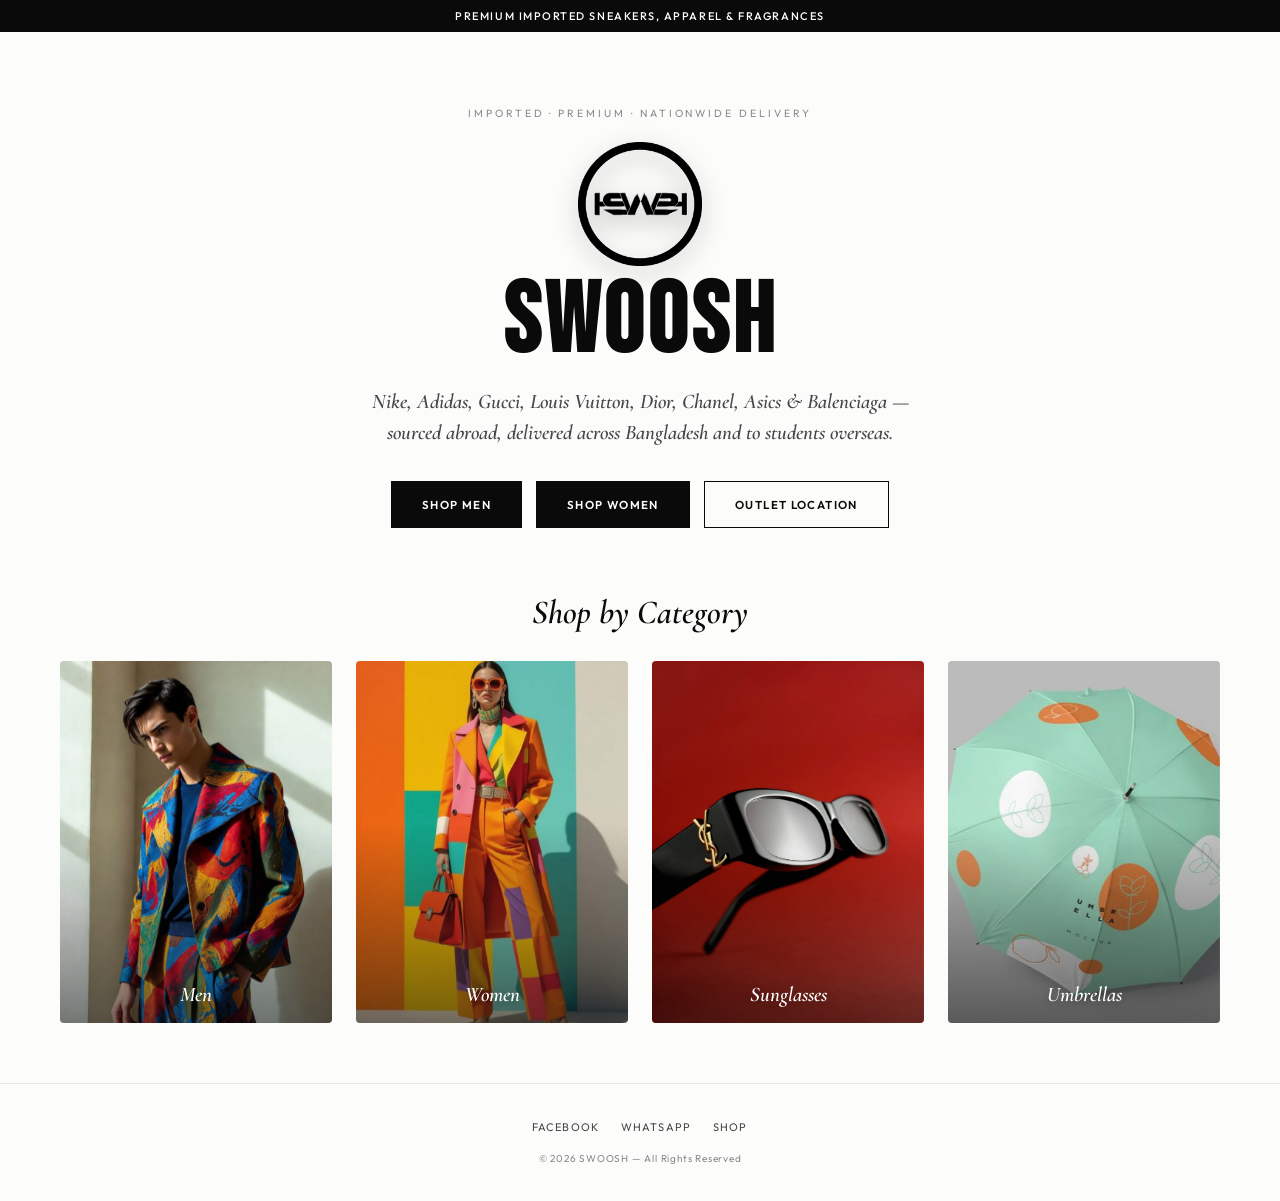
<file: index.html>
<!DOCTYPE html>
<html lang="en">
<head>
<meta charset="UTF-8">
<meta name="viewport" content="width=device-width, initial-scale=1.0, viewport-fit=cover">
<meta name="theme-color" content="#ffffff">
<title>SWOOSH | Premium Imports</title>
<!-- Prothom screen-er chobi gulo page khulei download shuru hoy -->
<link rel="preload" as="image" href="logo-black.png" fetchpriority="high">
<link rel="preload" as="image" href="men.jpg" fetchpriority="high">
<link rel="preload" as="image" href="women.jpg" fetchpriority="high">
<link rel="preconnect" href="https://fonts.googleapis.com">
<link rel="preconnect" href="https://fonts.gstatic.com" crossorigin>
<link href="https://fonts.googleapis.com/css2?family=Bebas+Neue&family=Cormorant:ital,wght@1,600;1,700&family=Outfit:wght@300;400;500;600&display=swap" rel="stylesheet">
<style>
:root{
  --bg:#FCFCFA; --ink:#0A0A0A; --ink-70:#46464A; --ink-45:#8A8A8E;
  --line:#E7E7E3; --surface:#F1F1EE; --white:#FFFFFF;
  --t1:.15s; 
  /* Easing update kora hoyeche aro smooth/fluid feel er jonno */
  --eo:cubic-bezier(0.16, 1, 0.3, 1); 
}
*,*::before,*::after{box-sizing:border-box;margin:0;padding:0;-webkit-tap-highlight-color:transparent;}
html{scroll-behavior:smooth;}
body{
  font-family:'Outfit',sans-serif;background:var(--bg);color:var(--ink);
  min-height:100dvh;overflow-x:hidden;
  /* Font smoothing for crisp premium text */
  -webkit-font-smoothing:antialiased; -moz-osx-font-smoothing:grayscale; 
}
a{color:inherit;} button{font-family:inherit;}

.announce{ background:var(--ink); color:var(--white); text-align:center;
  font-size:11px; letter-spacing:.14em; font-weight:500; padding:9px 12px; transform:translateZ(0); }

.hero{ display:flex; flex-direction:column; padding-top:6vh; }
.hero-main{ display:flex; flex-direction:column; align-items:center; justify-content:center;
  text-align:center; padding:20px 24px 44px; }

/* Animation gulo GPU acceleration er jonno optimize kora hoyeche */
.hero-logo, .hero-eyebrow, .hero-brand, .hero-tag, .hero-ctas {
  opacity:0; will-change: transform, opacity;
}
.hero-logo{ display:block; width:clamp(86px,22vw,124px); height:auto; margin-bottom:10px;
  filter:drop-shadow(0 8px 12px rgba(0,0,0,.22)); animation:fadeUp .8s var(--eo) .05s forwards; }
.hero-eyebrow{ font-size:10.5px; letter-spacing:.28em; color:var(--ink-45); text-transform:uppercase;
  margin-bottom:22px; animation:fadeUp .8s var(--eo) forwards; }
.hero-brand{ font-family:'Bebas Neue',sans-serif; font-size:clamp(3rem,13vw,6.2rem);
  letter-spacing:.04em; line-height:.95; animation:fadeUp .8s var(--eo) .1s forwards; }
.hero-tag{ font-family:'Cormorant',serif; font-style:italic; font-weight:600;
  font-size:clamp(1.02rem,2.4vw,1.3rem); color:var(--ink-70); margin-top:16px; max-width:560px;
  line-height:1.5; animation:fadeUp .8s var(--eo) .2s forwards; }
.hero-ctas{ display:flex; gap:14px; margin-top:32px; flex-wrap:wrap; justify-content:center;
  animation:fadeUp .8s var(--eo) .3s forwards; }

@keyframes fadeUp{ 
  /* translate3d use kora hoyeche 144hz smoothness er jonno */
  from{opacity:0;transform:translate3d(0, 20px, 0);} 
  to{opacity:1;transform:translate3d(0, 0, 0);} 
}

/* Modified Buttons with smooth transitions & hardware acceleration */
.btn-primary,.btn-ghost{ padding:15px 30px; text-decoration:none; font-size:11.5px; font-weight:600;
  letter-spacing:.12em; text-transform:uppercase; transition:all 0.4s var(--eo); display:inline-block;
  will-change: transform, box-shadow, background-color, color; transform: translateZ(0); }
.btn-primary{ background:var(--ink); color:var(--white); border:1px solid var(--ink); }
.btn-primary:hover{ background:var(--white); color:var(--ink); transform:translate3d(0, -3px, 0); box-shadow:0 8px 20px rgba(0,0,0,0.12); }
.btn-ghost{ border:1px solid var(--ink); color:var(--ink); }
.btn-ghost:hover{ background:var(--ink); color:var(--white); transform:translate3d(0, -3px, 0); box-shadow:0 8px 20px rgba(0,0,0,0.12); }

/* ---------- CATEGORY GRID ---------- */
.cat-section{ max-width:1200px; margin:0 auto; padding:20px 20px 60px; }
.cat-eyebrow{ font-family:'Cormorant',serif; font-style:italic; font-weight:600;
  font-size:clamp(1.5rem,4vw,2.1rem); text-align:center; margin-bottom:28px; }
.cat-grid{ display:grid; grid-template-columns:repeat(2,1fr); gap:clamp(12px,2.5vw,24px); }
@media (min-width:720px){ .cat-grid{ grid-template-columns:repeat(4,1fr); } }

.cat-tile{ position:relative; display:block; text-decoration:none; aspect-ratio:3/4;
  overflow:hidden; border-radius:4px; background:var(--surface); transform: translateZ(0); }
.cat-tile img{ width:100%; height:100%; object-fit:cover; display:block; 
  will-change: transform; transform: translateZ(0); transition:transform .7s var(--eo); }
.cat-tile:hover img{ transform:scale(1.06) translateZ(0); }
.cat-tile::after{ content:''; position:absolute; inset:0;
  background:linear-gradient(180deg, rgba(10,10,10,0) 45%, rgba(10,10,10,.55) 100%); pointer-events:none; }
.cat-tile-label{ position:absolute; left:0; right:0; bottom:16px; z-index:1; text-align:center;
  color:#fff; font-family:'Cormorant',serif; font-style:italic; font-weight:600;
  font-size:clamp(1.05rem,2.6vw,1.3rem); text-shadow:0 2px 10px rgba(0,0,0,.3); 
  will-change: transform; transition: transform .5s var(--eo); transform: translateZ(0); }
.cat-tile:hover .cat-tile-label { transform: translate3d(0, -3px, 0); } /* Smooth text lift */

footer{ text-align:center; padding:36px 20px; border-top:1px solid var(--line); }
.f-social{ display:flex; justify-content:center; gap:22px; margin-bottom:14px; }
.f-social a{ font-size:11px; letter-spacing:.1em; text-transform:uppercase; text-decoration:none;
  color:var(--ink-70); padding-bottom:3px; border-bottom:1px solid transparent; transition:all .3s var(--eo); 
  will-change: transform; transform: translateZ(0); }
.f-social a:hover{ border-color:var(--ink); color:var(--ink); transform:translate3d(0, -1px, 0); }
.f-copy{ font-size:10px; letter-spacing:.08em; color:var(--ink-45); }
@media (max-width:600px){
  .announce{ font-size:9px; letter-spacing:.1em; padding:8px 10px; }
  .hero{ padding-top:2vh; }
  .hero-main{ padding:24px 18px 34px; }
  .hero-logo{ width:clamp(72px,22vw,96px); margin-bottom:8px; }
  .hero-eyebrow{ font-size:9px; letter-spacing:.2em; margin-bottom:14px; }
  .hero-brand{ font-size:clamp(3.4rem,20vw,5rem); }
  .hero-tag{ margin-top:12px; font-size:1.05rem; line-height:1.4; }
  .hero-ctas{ width:100%; gap:9px; margin-top:23px; }
  .hero-ctas a{ flex:1 1 calc(50% - 9px); padding:13px 10px; font-size:10px; }
  .hero-ctas a:last-child{ flex-basis:100%; }
  .cat-section{ padding:12px 16px 38px; }
  .cat-eyebrow{ margin-bottom:17px; font-size:1.65rem; }
  .cat-grid{ gap:10px; }
  .cat-tile{ aspect-ratio:4/5; }
  .cat-tile-label{ bottom:12px; font-size:1.1rem; }
  footer{ padding:27px 16px; }
  .f-social{ gap:17px; }
}
</style>
</head>
<body>

<div class="announce">PREMIUM IMPORTED SNEAKERS, APPAREL &amp; FRAGRANCES</div>

<div class="hero">
  <div class="hero-main">
    <div class="hero-eyebrow">Imported · Premium · Nationwide Delivery</div>
    <img src="logo-black.png" alt="SWOOSH logo" class="hero-logo" fetchpriority="high" decoding="async">
    <h1 class="hero-brand">SWOOSH</h1>
    <p class="hero-tag">Nike, Adidas, Gucci, Louis Vuitton, Dior, Chanel, Asics &amp; Balenciaga — sourced abroad, delivered across Bangladesh and to students overseas.</p>
    <div class="hero-ctas">
      <a href="shop.html?gender=men" class="btn-primary">Shop Men</a>
      <a href="shop.html?gender=women" class="btn-primary">Shop Women</a>
      <a href="https://maps.app.goo.gl/aWgwbtptDm14z88G8" class="btn-ghost" target="_blank" rel="noopener">Outlet Location</a>
    </div>
  </div>
</div>

<section class="cat-section">
  <h2 class="cat-eyebrow">Shop by Category</h2>
  <div class="cat-grid" id="catGrid">
    <a class="cat-tile" href="shop.html?gender=men"><img id="tileMen" src="men.jpg" alt="Men" fetchpriority="high" decoding="async"><span class="cat-tile-label">Men</span></a>
    <a class="cat-tile" href="shop.html?gender=women"><img id="tileWomen" src="women.jpg" alt="Women" fetchpriority="high" decoding="async"><span class="cat-tile-label">Women</span></a>
    <a class="cat-tile" href="shop.html?type=sunglasses"><img id="tileSunglasses" src="sunglass.jpg" alt="Sunglasses" decoding="async"><span class="cat-tile-label">Sunglasses</span></a>
    <a class="cat-tile" href="shop.html?type=umbrellas"><img id="tileUmbrellas" src="umbrella.jpg" alt="Umbrellas" decoding="async"><span class="cat-tile-label">Umbrellas</span></a>
  </div>
</section>

<footer>
  <div class="f-social">
    <a href="https://www.facebook.com/profile.php?id=61572781814076" target="_blank" rel="noopener">Facebook</a>
    <a href="https://wa.me/message/C7BIGTH3DVLLM1" target="_blank" rel="noopener">WhatsApp</a>
    <a href="shop.html">Shop</a>
  </div>
  <p class="f-copy">&copy; 2026 SWOOSH — All Rights Reserved</p>
</footer>

<script>
/* Chobi gulo ekhon HTML-e shorashori boshano (JS-er opekkha kore na), tai ager cheye onek fast dekhay.
   Kono chobi load na hole shudhu tokhon color block dekhabe. */
(function(){
  function ph(label, tone){
    var svg = '<svg xmlns="http://www.w3.org/2000/svg" viewBox="0 0 300 400"><rect fill="' + tone + '" width="300" height="400"/><rect x="14" y="14" width="272" height="372" fill="none" stroke="rgba(10,10,10,.2)" stroke-width="2"/><text x="150" y="208" font-family="Georgia,serif" font-style="italic" font-weight="700" font-size="22" fill="rgba(10,10,10,.62)" text-anchor="middle">' + label + '</text></svg>';
    return 'data:image/svg+xml,' + encodeURIComponent(svg);
  }
  var tiles = [
    ['tileMen', 'Men', '#EDEDE8'],
    ['tileWomen', 'Women', '#EFECE6'],
    ['tileSunglasses', 'Sunglasses', '#E9E6E0'],
    ['tileUmbrellas', 'Umbrellas', '#E8E5DF']
  ];
  tiles.forEach(function(t){
    var img = document.getElementById(t[0]);
    if (!img) return;
    function fallback(){ img.onerror = null; img.src = ph(t[1], t[2]); }
    img.onerror = fallback;
    if (img.complete && img.naturalWidth === 0) fallback();
  });
})();
</script>

</body>
</html>
</file>
